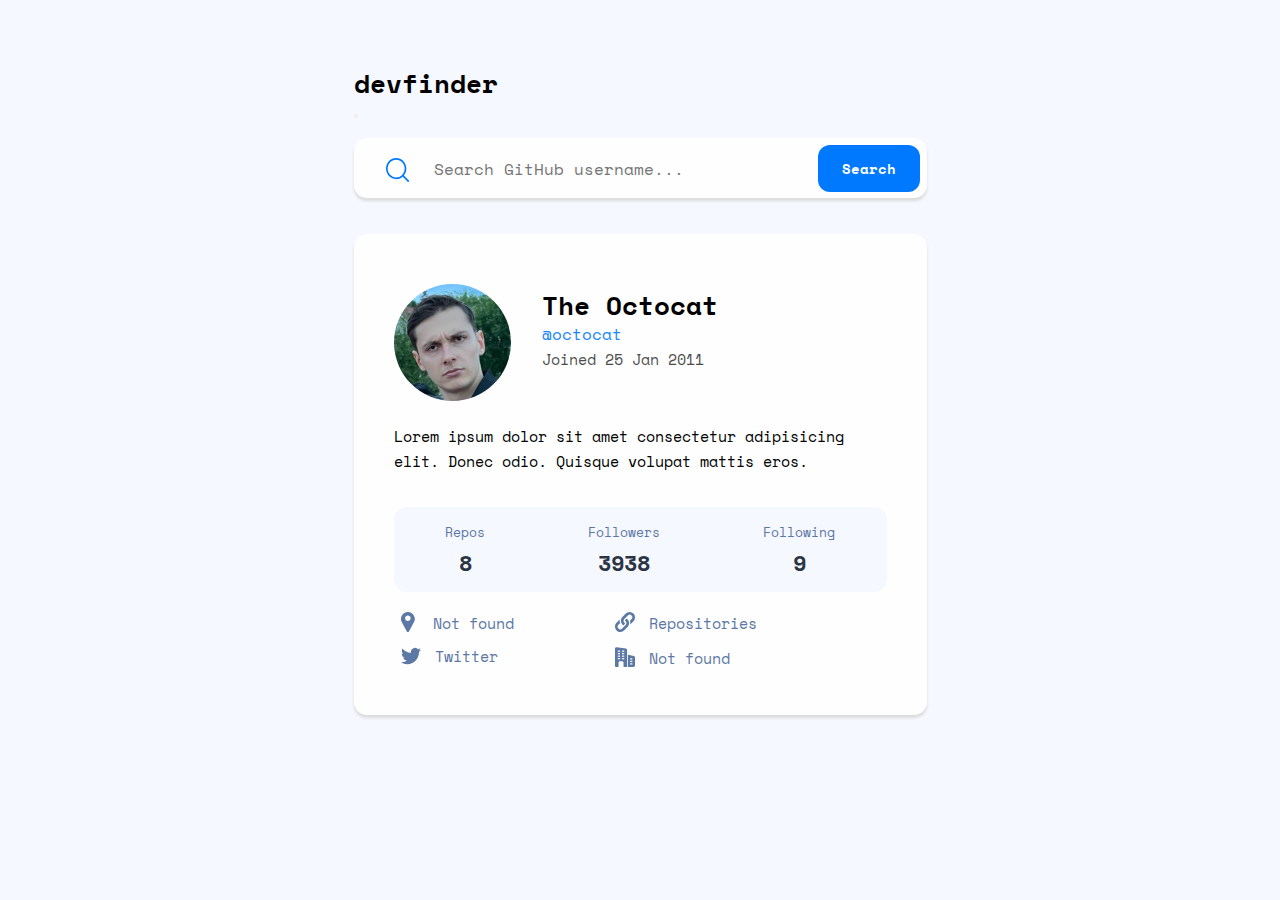
<file: index.html>
<!DOCTYPE html>
<html lang="en">
  <head>
    <meta charset="UTF-8" />
    <meta name="viewport" content="width=device-width, initial-scale=1.0" />
    <meta
      name="description"
      content="Search GitHub user and receive short information"
    />
    <meta name="keywords" content="github search" />
    <base href="/github-user-search-app/">
    <link
      rel="icon"
      type="image/png"
      sizes="32x32"
      href="/starter-code/assets/favicon-32x32.png"
    />
    <link rel="stylesheet" href="/starter-code/css/common.css" />
    <link rel="stylesheet" href="/starter-code/css/mobile.css" />
    <title>GitHub search</title>
  </head>
  <body>
    <div class="nav__container">
      <div class="header__container">
        <div class="header__one">
          <h1>devfinder</h1>
        </div>
        <div class="themeswitcher__container">
          <button class="themeswitcher__button"></button>
        </div>
      </div>
      <div class="search__container">
        <img
          class="search__icon"
          src="/starter-code/assets/icon-search.svg"
          alt="search loop icon"
        />
        <input
          type="text"
          class="search__input"
          id="input"
          placeholder="Search GitHub username..."
          name="emailInput"
        />
        <button
          type="submit"
          class="search__button"
          id="button"
          value="Search"
          action="/submit-form"
        >
          Search
        </button>
      </div>
    </div>
    <div class="content__container">
      <div class="headinginfo__container">
        <img
          src="/starter-code/assets/freak.png"
          alt="user`s avatar"
          id="user__avatar"
        />
        <div class="maininfo__container">
          <h2 id="user__name">The Octocat</h2>
          <a id="user__link" href="https://twitter.com/" target="_blank"
            >@octocat</a
          >
          <h3 id="user__joined">Joined 25 Jan 2011</h3>
        </div>
      </div>

      <p id="user__bio">
        Lorem ipsum dolor sit amet consectetur adipisicing elit. Donec odio.
        Quisque volupat mattis eros.
      </p>

      <div class="secondaryinfo__container">
        <div class="data__container">
          <div class="repos__container">
            <h5 class="info__title">Repos</h5>
            <h4 class="info__count" id="repos">8</h4>
          </div>
          <div class="followers__container">
            <h5 class="info__title">Followers</h5>
            <h4 class="info__count" id="followers">3938</h4>
          </div>
          <div class="following__container">
            <h5 class="info__title">Following</h5>
            <h4 class="info__count" id="following">9</h4>
          </div>
        </div>
      </div>
      <div class="links__container">
        <div class="location__container">
          <a href="https://www.google.com/maps" target="_blank">
            <img
              class="icon"
              src="/starter-code/assets/icon-location.svg"
              alt="Location Icon"
            />
            <span id="location" class="location__span">Not found</span>
          </a>
        </div>
        <div class="userlink__container">
          <a
            id="link__repos"
            href="https://example.com/social-media"
            target="_blank"
          >
            <img
              class="icon"
              src="/starter-code/assets/icon-website.svg"
              alt="User`s link"
            />
            <span>Repositories</span>
          </a>
        </div>
        <div class="twitter__link">
          <a id="link__twitter" href="https://twitter.com/" target="_blank">
            <img
              class="icon"
              src="/starter-code/assets/icon-twitter.svg"
              alt="Twitter Icon"
            />
            <span id="twitter__status">Twitter</span>
          </a>
        </div>
        <div class="company__link">
          <a id="company" href="https://github.com" target="_blank">
            <img
              class="icon"
              src="/starter-code/assets/icon-company.svg"
              alt="Company icon"
            />
            <span id="company__name">Not found</span>
          </a>
        </div>
      </div>
    </div>

    <script src="/starter-code/js/getUser.js"></script>
  </body>
</html>
</file>
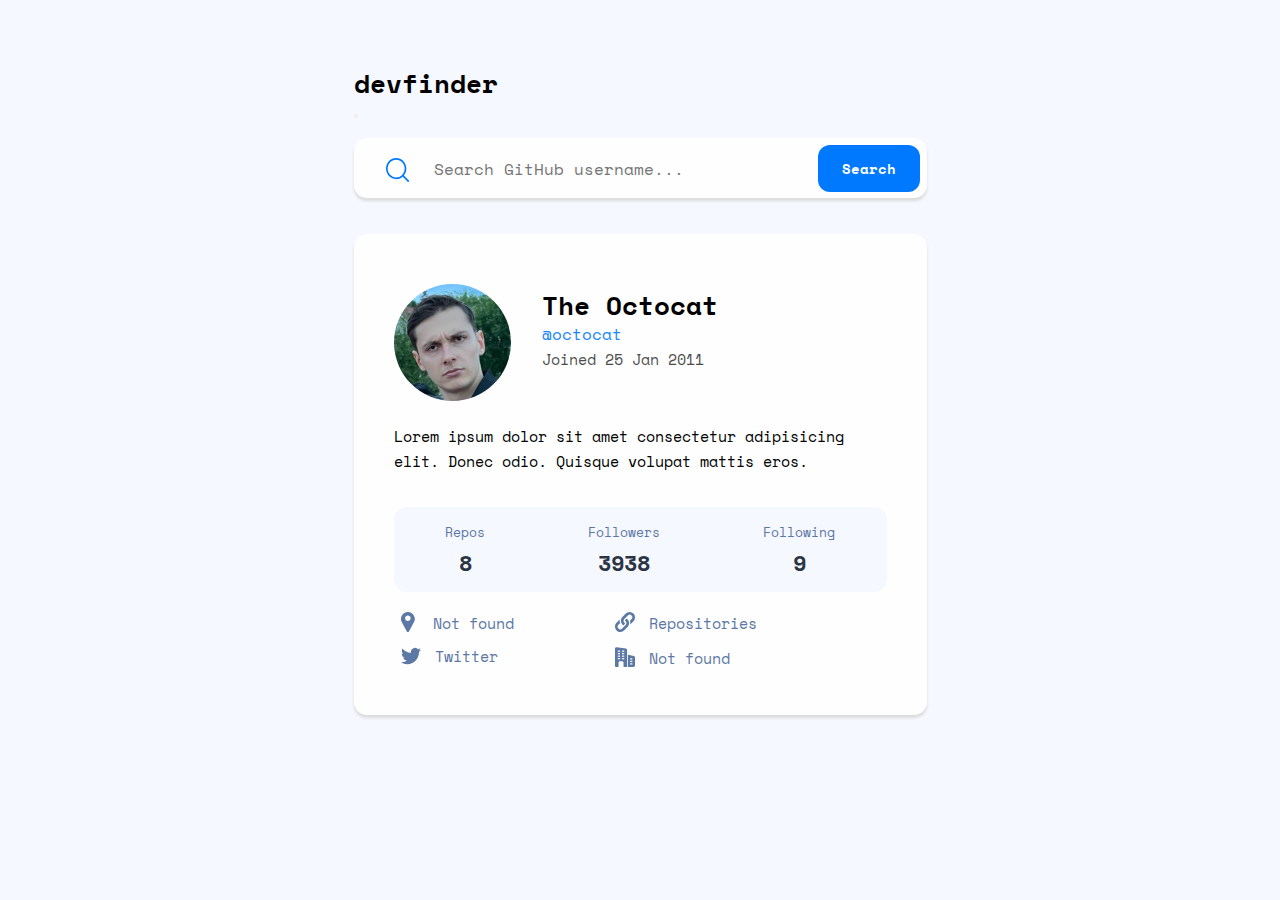
<file: starter-code/html/index.html>
<!DOCTYPE html>
<html lang="en">
  <head>
    <meta charset="UTF-8" />
    <meta name="viewport" content="width=device-width, initial-scale=1.0" />
    <meta
      name="description"
      content="Search GitHub user and receive short information"
    />
    <meta name="keywords" content="github search" />
    <link
      rel="icon"
      type="image/png"
      sizes="32x32"
      href="/assets/favicon-32x32.png"
    />
    <link rel="stylesheet" href="/starter-code/css/common.css" />
    <link rel="stylesheet" href="/starter-code/css/mobile.css" />
    <title>GitHub search</title>
  </head>
  <body>
    <div class="nav__container">
      <div class="header__container">
        <div class="header__one">
          <h1>devfinder</h1>
        </div>
        <div class="themeswitcher__container">
          <button class="themeswitcher__button"></button>
        </div>
      </div>
      <div class="search__container">
        <img
          class="search__icon"
          src="/starter-code/assets/icon-search.svg"
          alt="search loop icon"
        />
        <input
          type="text"
          class="search__input"
          id="input"
          placeholder="Search GitHub username..."
          name="emailInput"
        />
        <button
          type="submit"
          class="search__button"
          id="button"
          value="Search"
          action="/submit-form"
        >
          Search
        </button>
      </div>
    </div>
    <div class="content__container">
      <div class="headinginfo__container">
        <img
          src="/starter-code/assets/freak.png"
          alt="user`s avatar"
          id="user__avatar"
        />
        <div class="maininfo__container">
          <h2 id="user__name">The Octocat</h2>
          <a id="user__link" href="https://twitter.com/" target="_blank"
            >@octocat</a
          >
          <h3 id="user__joined">Joined 25 Jan 2011</h3>
        </div>
      </div>

      <p id="user__bio">
        Lorem ipsum dolor sit amet consectetur adipisicing elit. Donec odio.
        Quisque volupat mattis eros.
      </p>

      <div class="secondaryinfo__container">
        <div class="data__container">
          <div class="repos__container">
            <h5 class="info__title">Repos</h5>
            <h4 class="info__count" id="repos">8</h4>
          </div>
          <div class="followers__container">
            <h5 class="info__title">Followers</h5>
            <h4 class="info__count" id="followers">3938</h4>
          </div>
          <div class="following__container">
            <h5 class="info__title">Following</h5>
            <h4 class="info__count" id="following">9</h4>
          </div>
        </div>
      </div>
      <div class="links__container">
        <div class="location__container">
          <a href="https://www.google.com/maps" target="_blank">
            <img
              class="icon"
              src="/starter-code/assets/icon-location.svg"
              alt="Location Icon"
            />
            <span id="location" class="location__span">Not found</span>
          </a>
        </div>
        <div class="userlink__container">
          <a
            id="link__repos"
            href="https://example.com/social-media"
            target="_blank"
          >
            <img
              class="icon"
              src="/starter-code/assets/icon-website.svg"
              alt="User`s link"
            />
            <span>Repositories</span>
          </a>
        </div>
        <div class="twitter__link">
          <a id="link__twitter" href="https://twitter.com/" target="_blank">
            <img
              class="icon"
              src="/starter-code/assets/icon-twitter.svg"
              alt="Twitter Icon"
            />
            <span id="twitter__status">Twitter</span>
          </a>
        </div>
        <div class="company__link">
          <a id="company" href="https://github.com" target="_blank">
            <img
              class="icon"
              src="/starter-code/assets/icon-company.svg"
              alt="Company icon"
            />
            <span id="company__name">Not found</span>
          </a>
        </div>
      </div>
    </div>

    <script src="/starter-code/js/getUser.js"></script>
  </body>
</html>
</file>
<file: starter-code/css/common.css>
@import url("https://fonts.googleapis.com/css2?family=Space+Mono:wght@400;700&display=swap");
:root {
  --grey-background-main: #f6f8ff;
  --blue-button: #0079ff;
  --blue-button-hover: #60abff;
  --grey-text-data: #697c9a;
  --dark-grey-icons: #4b6a9b;
  --black-text: #2b3442;
  --white-background: #fefefe;
  --black-background-main: #141d2f;
  --black-background-content: #1e2a47;
  --main-font: "Space Mono", monospace;
}

* {
  box-sizing: border-box;
  margin: 0 auto;
  padding: 0;
}

body {
  margin: 5%;
  background-color: var(--grey-background-main);
}

h1 {
  font-family: var(--main-font);
  line-height: 38px;
  font-size: 26px;
}

h2 {
  font-family: var(--main-font);
  line-height: 33px;
  font-size: 22px;
}

h3 {
  font-family: var(--main-font);
  line-height: 24px;
  font-size: 16px;
}

h5 {
  font-family: var(--main-font);
  line-height: 28px;
  font-size: 11px;
  font-weight: normal;
  color: var(--dark-grey-icons);
  opacity: 0.9;
  text-align: center;
}

a {
  text-decoration: none;
  font-family: var(--main-font);
  color: var(--dark-grey-icons);
  opacity: 0.9;
  font-size: 13px;
  font-weight: normal;
}
@media (min-width: 768px) {
  a {
    font-size: 15px;
  }
}/*# sourceMappingURL=common.css.map */
</file>
<file: starter-code/css/mobile.css>
@charset "UTF-8";
.header__container {
  width: 327px;
  height: 38px;
  margin: 31px auto;
}
@media (min-width: 768px) {
  .header__container {
    width: 573px;
  }
}
@media (min-width: 1440px) {
  .header__container {
    width: 730px;
  }
}

.search__container {
  position: relative;
  display: flex;
  width: 327px;
  height: 60px;
  margin: 36px auto;
  background: var(--white-background); /* Цвет фона прямоугольника */
  border-radius: 13px;
  box-shadow: 0px 3px 3px 0px rgb(219, 219, 219);
}
@media (min-width: 768px) {
  .search__container {
    width: 573px;
  }
}
@media (min-width: 1440px) {
  .search__container {
    width: 730px;
  }
}
.search__container .search__button {
  position: relative;
  right: 0;
  width: 86px;
  height: 46px;
  margin: 6.5px 7px 7.5px 7px;
  border-radius: 12px;
  background: var(--blue-button);
  font-family: var(--main-font);
  font-size: 14px;
  line-height: 25px;
  font-weight: bold;
  color: var(--white-background);
  border: none;
  outline: none;
}
@media (min-width: 768px) {
  .search__container .search__button {
    position: absolute;
    width: 102px;
    height: 47px;
    font-size: 14px;
  }
}
.search__container .search__button:hover {
  background: var(--blue-button-hover);
}
.search__container .search__input {
  position: relative;
  right: 0;
  width: 184px;
  height: 25px;
  margin: 18px 0px 17px 9px;
  border: none;
  outline: none;
  background: transparent;
  font-family: var(--main-font);
  font-size: 12px;
  line-height: 25px;
}
@media (min-width: 768px) {
  .search__container .search__input {
    width: 254px;
    height: 25px;
    margin: 19px 0px 22px 24px;
    font-size: 16px;
  }
}
.search__container .search__icon {
  position: relative;
  width: 20px;
  height: 20px;
  margin: 20px 0 20px 16px;
}
@media (min-width: 768px) {
  .search__container .search__icon {
    margin: 20px 0 22px 32px;
    width: 24px;
    height: 24px;
  }
}

.content__container {
  position: relative;
  width: 327px;
  height: 517px;
  margin: 36px auto;
  background: var(--white-background); /* Цвет фона прямоугольника */
  border-radius: 13px;
  box-shadow: 0px 3px 3px 0px rgb(219, 219, 219);
}
@media (min-width: 768px) {
  .content__container {
    width: 573px;
    height: 481px;
  }
}
@media (min-width: 1440px) {
  .content__container {
    width: 730px;
  }
}
.content__container .headinginfo__container {
  display: flex;
  position: relative;
}
.content__container .maininfo__container {
  top: 26px;
  right: 19px;
  position: relative;
}
@media (min-width: 768px) {
  .content__container .maininfo__container {
    width: 176px;
    height: 91px;
    margin: 29px 0 0 50px;
  }
}
@media (min-width: 1440px) {
  .content__container .maininfo__container {
    top: 17px;
  }
}
.content__container .secondaryinfo__container {
  display: flex;
  position: relative;
  top: 66px;
  width: 279px;
  height: 85px;
  background: var(--grey-background-main);
  border-radius: 13px;
}
@media (min-width: 768px) {
  .content__container .secondaryinfo__container {
    width: 493px;
    height: 85px;
  }
}
@media (min-width: 1440px) {
  .content__container .secondaryinfo__container {
    width: 480px;
    left: 58px;
    top: 11px;
  }
}
.content__container .data__container {
  display: flex;
  width: 250px;
  height: 48px;
  margin: 11px auto;
}
@media (min-width: 768px) {
  .content__container .data__container {
    width: 493px;
    height: 85px;
  }
}
.content__container .data__container .info__count {
  position: relative;
  top: 3px;
  font-size: 16px;
  font-family: var(--main-font);
  font-weight: bold;
  color: var(--black-text);
}
@media (min-width: 768px) {
  .content__container .data__container .info__count {
    font-size: 22px;
    top: 0;
  }
}
.content__container #user__avatar {
  position: relative;
  border-radius: 50%;
  width: 70px;
  height: 70px;
  -o-object-fit: cover;
     object-fit: cover;
  margin: 32px 0 0 24px;
}
@media (min-width: 768px) {
  .content__container #user__avatar {
    width: 117px;
    height: 117px;
    margin: 40px 0 0 40px;
  }
}
@media (min-width: 768px) {
  .content__container #user__avatar {
    top: 10px;
  }
}
.content__container #user__name {
  font-size: 16px;
  line-height: auto;
}
@media (min-width: 768px) {
  .content__container #user__name {
    font-size: 26px;
  }
}
.content__container #user__link {
  font-family: var(--main-font);
  font-size: 13px;
  line-height: 25px;
  text-decoration: none;
  color: var(--blue-button);
  position: relative;
  bottom: 5px;
}
@media (min-width: 768px) {
  .content__container #user__link {
    bottom: 0px;
    font-size: 16px;
  }
}
@media (min-width: 1440px) {
  .content__container #user__link {
    top: 5px;
  }
}
.content__container #user__joined {
  font-size: 13px;
  font-family: var(--main-font);
  font-weight: normal;
  position: relative;
  bottom: 5px;
  opacity: 0.7;
}
@media (min-width: 768px) {
  .content__container #user__joined {
    bottom: 0px;
    font-size: 15px;
  }
}
@media (min-width: 1440px) {
  .content__container #user__joined {
    bottom: 51px;
    left: 325px;
  }
}
.content__container #user__bio {
  width: 279px;
  height: auto;
  top: 33px;
  font-size: 13px;
  line-height: 25px;
  font-family: var(--main-font);
  font-weight: normal;
  position: relative;
  overflow: hidden;
  text-overflow: ellipsis;
  display: -webkit-box;
  -webkit-line-clamp: 3;
  -webkit-box-orient: vertical;
}
@media (min-width: 768px) {
  .content__container #user__bio {
    width: 493px;
    height: 50px;
    font-size: 15px;
  }
}
@media (min-width: 1440px) {
  .content__container #user__bio {
    top: -20px;
    left: 64px;
    width: 480px;
  }
}
.content__container .links__container {
  position: relative;
  display: inline-block;
  width: 185px;
  height: 127px;
  top: 83px;
  left: 24px;
}
@media (min-width: 768px) {
  .content__container .links__container {
    display: flex;
    flex-wrap: wrap;
    width: 429px;
    height: auto;
    top: 100;
    left: -25px;
  }
}
@media (min-width: 1440px) {
  .content__container .links__container {
    top: 48px;
    left: 43px;
  }
}
.content__container .links__container .icon {
  position: relative;
  max-width: 100%;
  margin-right: 5px;
  top: 3px;
}
.content__container .links__container .location__span {
  left: 4px;
  position: relative;
}

.secondaryinfo__container .info__title,
.secondaryinfo__container .info__count {
  text-align: center;
}

.links__container > div {
  margin-bottom: 10px;
  /* Giving a distance between icons */
}
@media (min-width: 768px) {
  .links__container > div {
    width: 50%;
    font-size: 13px;
  }
}
@media (min-width: 1440px) {
  .links__container > div {
    width: 50%;
    font-size: 13px;
    margin-bottom: 17px;
  }
}

@media (min-width: 768px) {
  .info__title {
    font-size: 13px;
  }
}

#validation {
  position: absolute;
  margin: 67px 35px 8px 27px;
  font-size: 13px;
  font-family: var(--main-font);
  font-weight: bold;
  color: #f74646;
}/*# sourceMappingURL=mobile.css.map */
</file>
